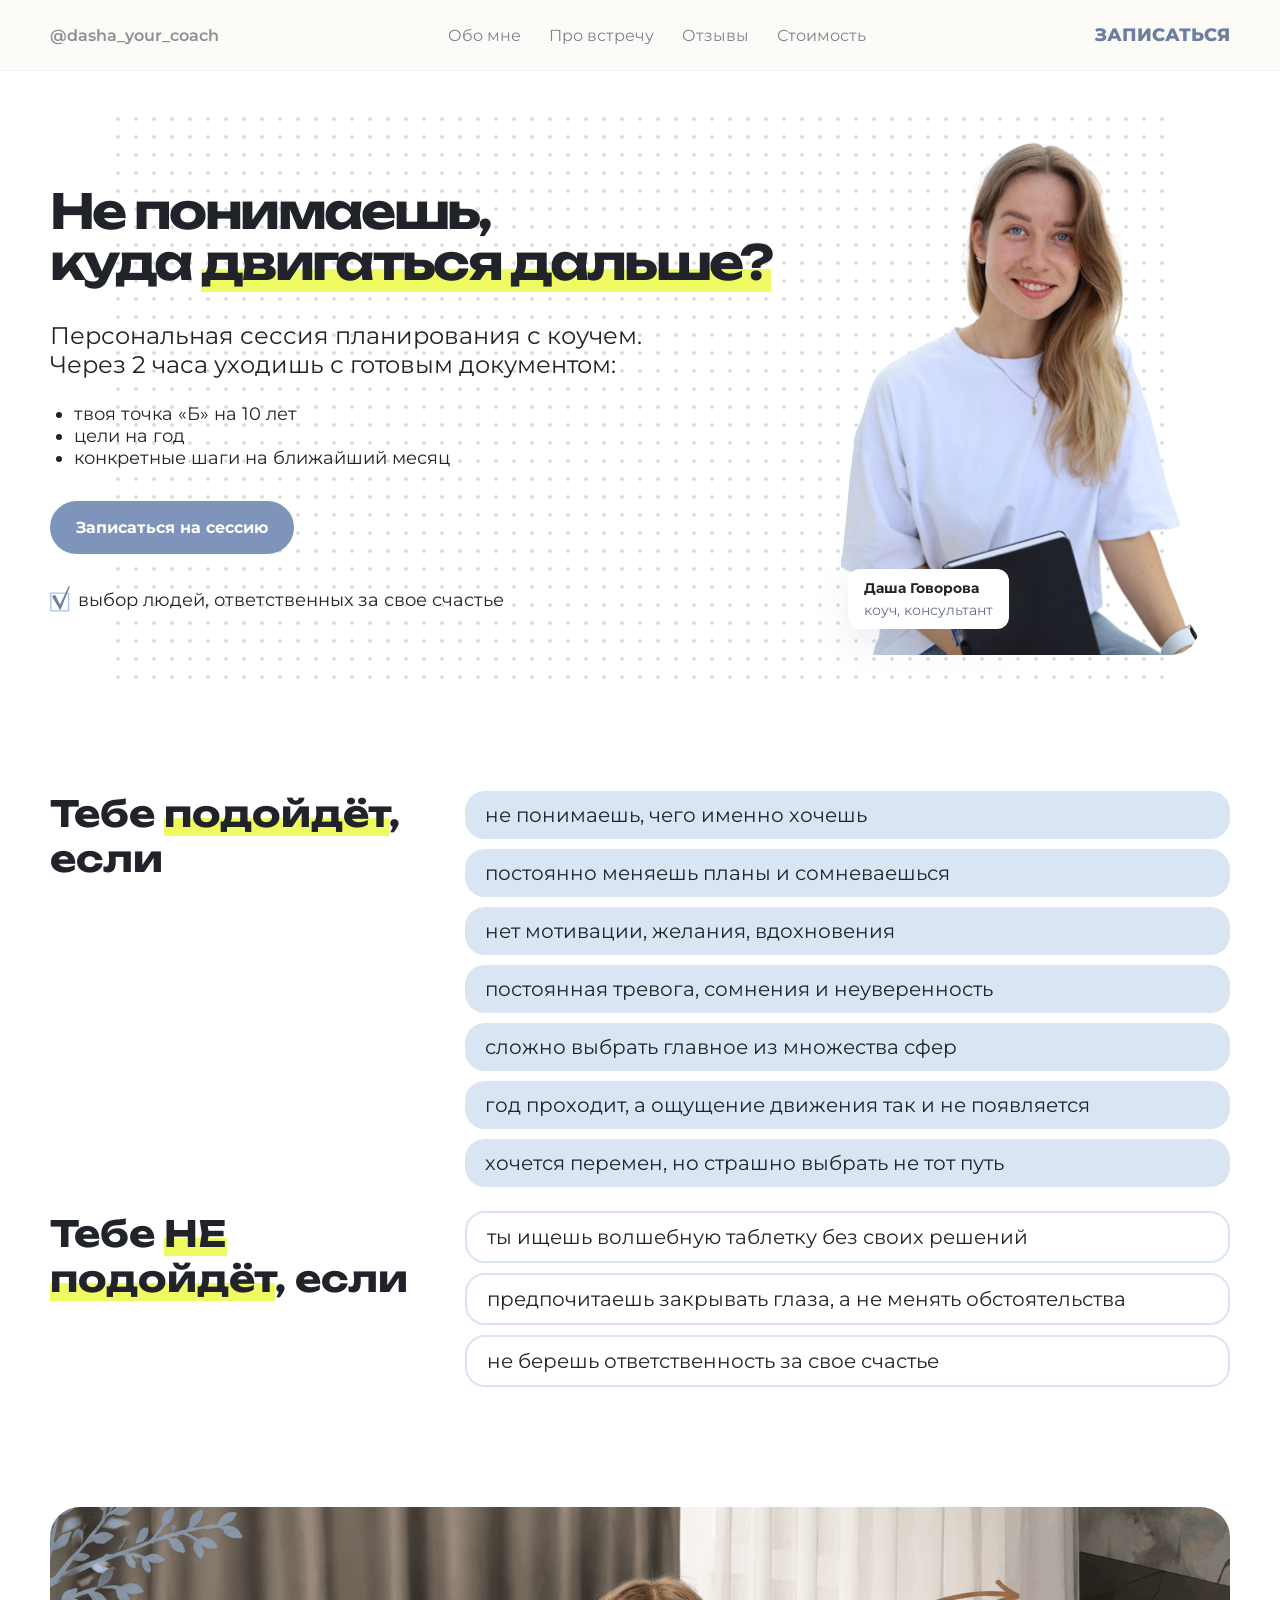
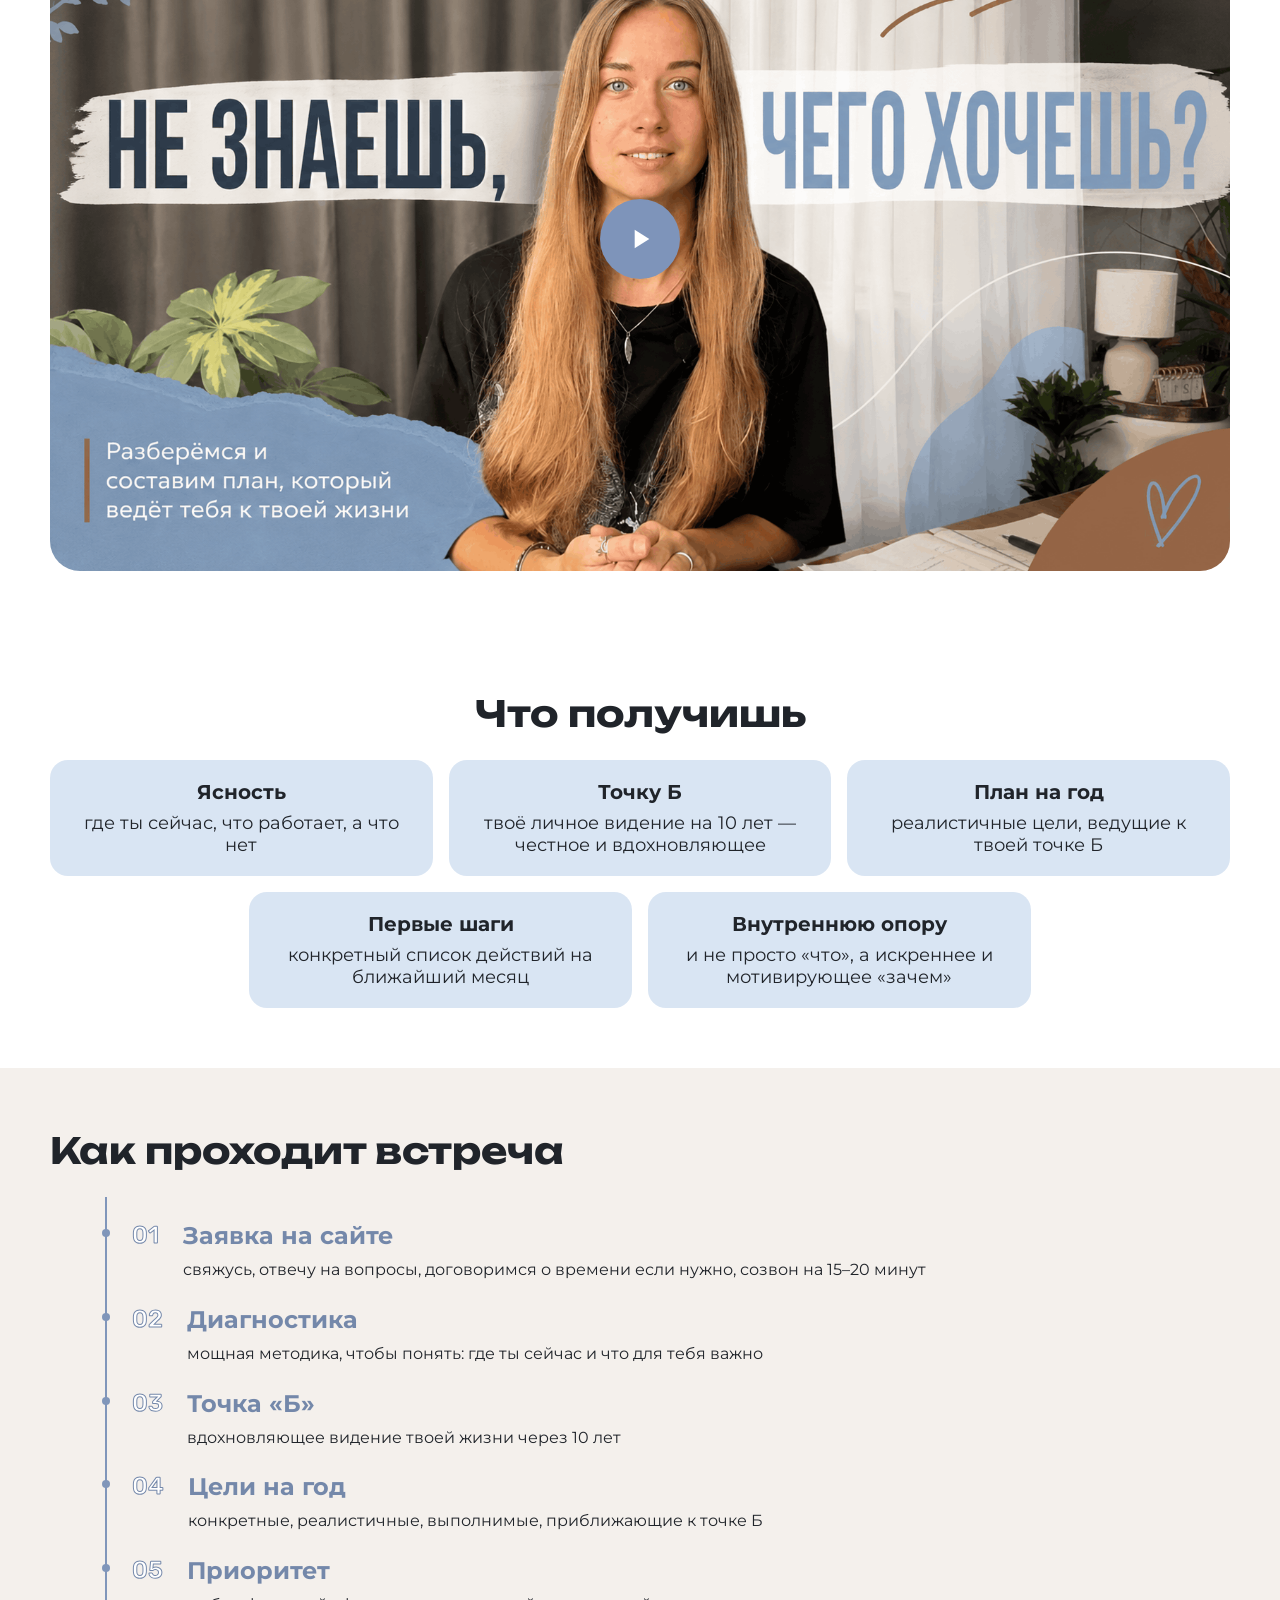
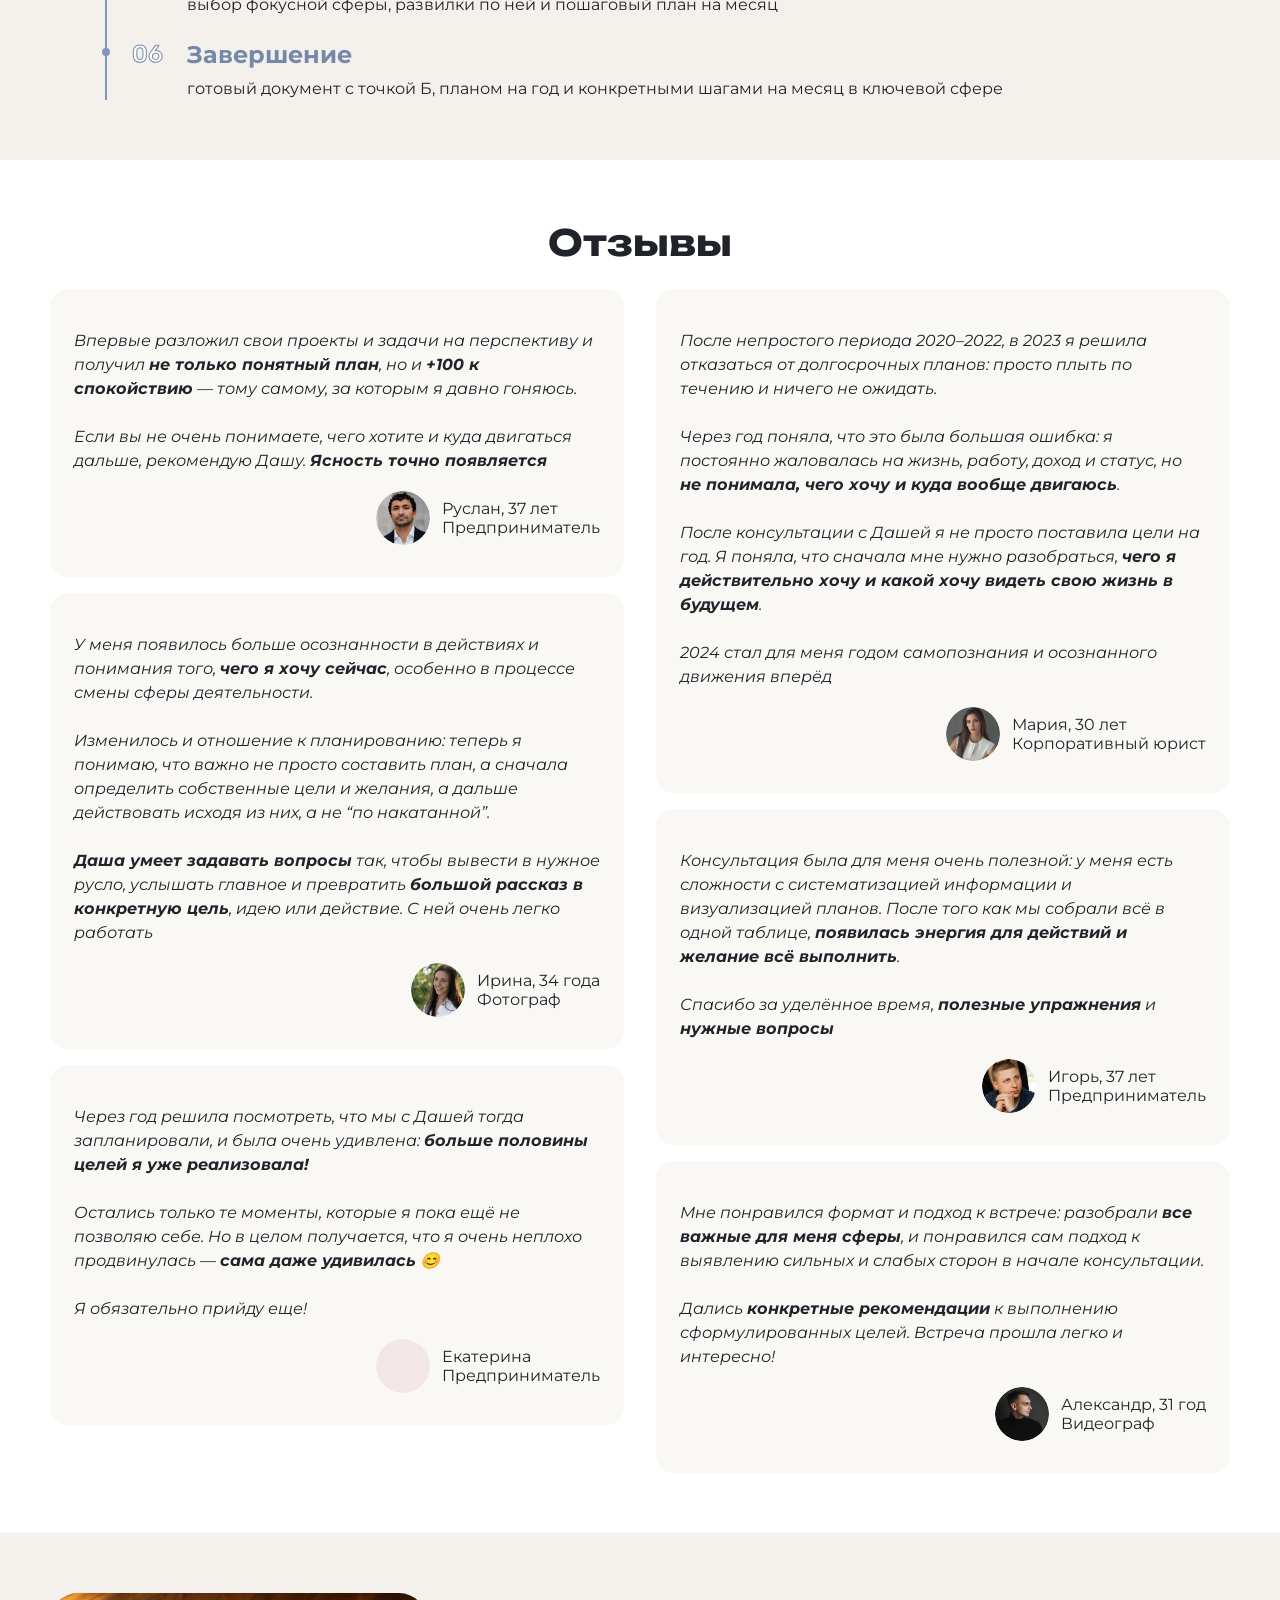
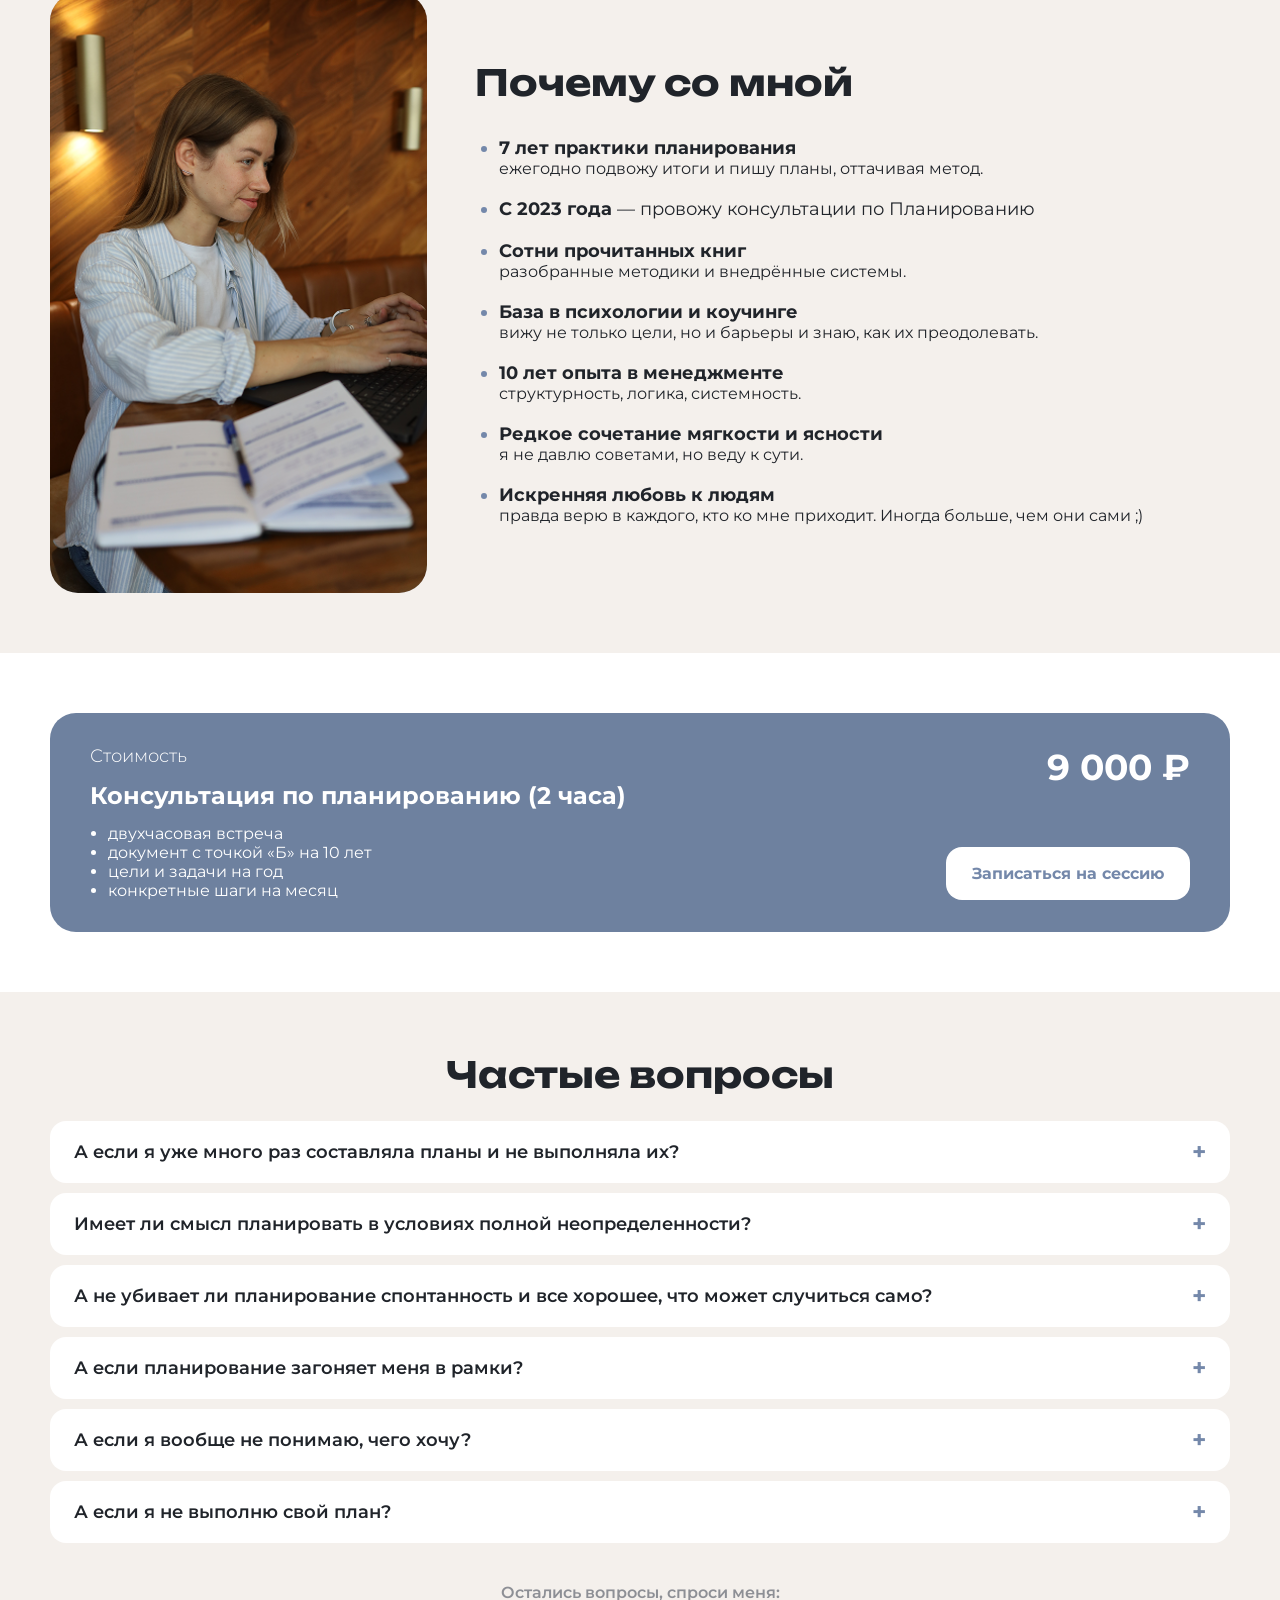
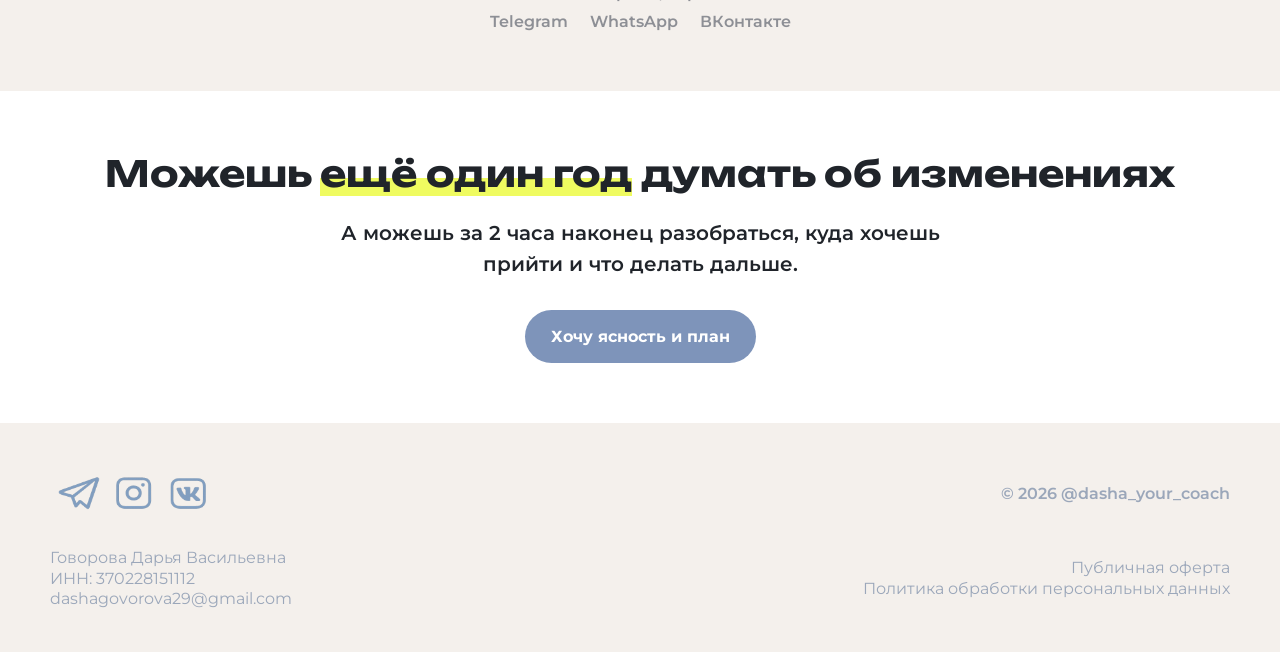
<file: index.html>
<!doctype html>
<html lang="ru">
  <head>
    <meta charset="UTF-8" />
    <meta name="viewport" content="width=device-width, initial-scale=1.0" />
    <meta name="description" content="Персональная сессия планирования с коучем: ясность, цели и первые шаги." />
    <title>Консультация по планированию — Дарья Говорова</title>
    <link rel="preconnect" href="https://fonts.googleapis.com" />
    <link rel="preconnect" href="https://fonts.gstatic.com" crossorigin />
    <link
      href="https://fonts.googleapis.com/css2?family=Montserrat:ital,wght@0,300..800;1,300..800&family=Montaga&family=Rubik:wght@400;500;700;800&display=swap&family=Unbounded:wght@400;500;600;700&display=swap"
      rel="stylesheet"
    />
    <link rel="icon" type="image/png" href="assets/favicon.png" />
    <link rel="stylesheet" href="styles.css" />
    <script type="text/javascript">
      (function (m, e, t, r, i, k, a) {
        m[i] =
          m[i] ||
          function () {
            (m[i].a = m[i].a || []).push(arguments);
          };
        m[i].l = 1 * new Date();
        for (var j = 0; j < document.scripts.length; j++) {
          if (document.scripts[j].src === r) {
            return;
          }
        }
        ((k = e.createElement(t)),
          (a = e.getElementsByTagName(t)[0]),
          (k.async = 1),
          (k.src = r),
          a.parentNode.insertBefore(k, a));
      })(window, document, "script", "https://mc.yandex.ru/metrika/tag.js?id=112445039", "ym");

      ym(112445039, "init", {
        ssr: true,
        webvisor: true,
        clickmap: true,
        ecommerce: "dataLayer",
        referrer: document.referrer,
        url: location.href,
        accurateTrackBounce: true,
        trackLinks: true,
      });
    </script>
  </head>
  <body>
    <noscript>
      <div><img src="https://mc.yandex.ru/watch/112445039" style="position: absolute; left: -9999px" alt="" /></div>
    </noscript>
    <header class="header">
      <div class="container header-inner">
        <a class="brand" href="#top">@dasha_your_coach</a>
        <nav class="desktop-nav" aria-label="Основная навигация">
          <a href="#why-me">Обо мне</a>
          <a href="#how-it-works">Про встречу</a>
          <a href="#reviews">Отзывы</a>
          <a href="#price">Стоимость</a>
        </nav>
        <a class="header-booking" data-booking>ЗАПИСАТЬСЯ</a>
        <button
          class="menu-toggle"
          type="button"
          aria-expanded="false"
          aria-controls="mobile-menu"
          aria-label="Открыть меню"
        >
          <span></span>
          <span></span>
          <span></span>
        </button>
        <nav class="mobile-menu" aria-label="Мобильная навигация" aria-hidden="true" inert>
          <a href="#why-me">Обо мне</a>
          <a href="#how-it-works">Про встречу</a>
          <a href="#reviews">Отзывы</a>
          <a href="#price">Стоимость</a>
        </nav>
      </div>
    </header>

    <main id="top">
      <section class="hero section">
        <div class="container hero-grid">
          <div class="hero-copy">
            <h1>Не понимаешь,<br />куда <em class="accent">двигаться дальше?</em></h1>
            <div class="hero-visual-mobile">
              <img src="assets/hero.png" alt="Дарья Говорова, коуч" />
              <div class="hero-note"><b>Даша Говорова</b><span>коуч, консультант</span></div>
            </div>
            <div class="hero-detail">
              <p>Персональная сессия планирования с коучем.<br />Через 2 часа уходишь с готовым документом:</p>
              <ul>
                <li>твоя точка «Б» на 10 лет</li>
                <li>цели на год</li>
                <li>конкретные шаги на ближайший месяц</li>
              </ul>
            </div>
            <button class="button" data-booking>Записаться на сессию</button>
            <p class="hero-people-choice">выбор людей, ответственных за свое счастье</p>
          </div>
          <div class="hero-visual">
            <img src="assets/hero.png" alt="Дарья Говорова, коуч" />
            <div class="hero-note"><b>Даша Говорова</b><span>коуч, консультант</span></div>
          </div>
        </div>
      </section>
      <section class="fit section">
        <div class="container fit-layout">
          <article class="fit-group two-columns">
            <h2>Тебе <em class="accent">подойдёт</em>, если</h2>
            <ul>
              <li>не понимаешь, чего именно хочешь</li>
              <li>постоянно меняешь планы и сомневаешься</li>
              <li>нет мотивации, желания, вдохновения</li>
              <li>постоянная тревога, сомнения и неуверенность</li>
              <li>сложно выбрать главное из множества сфер</li>
              <li>год проходит, а ощущение движения так и не появляется</li>
              <li>хочется перемен, но страшно выбрать не тот путь</li>
            </ul>
          </article>
          <article class="fit-group not-fit two-columns">
            <h2>Тебе <em class="accent">НЕ подойдёт</em>, если</h2>
            <ul>
              <li>ты ищешь волшебную таблетку без своих решений</li>
              <li>предпочитаешь закрывать глаза, а не менять обстоятельства</li>
              <li>не берешь ответственность за свое счастье</li>
            </ul>
          </article>
        </div>
      </section>
      <section class="video-section section">
        <div class="container">
          <div class="video-frame" data-vk-video>
            <button class="video-play-button">
              <span class="sr-only">Воспроизвести видео</span>
              <svg viewBox="0 0 24 24" width="32" height="32" aria-hidden="true">
                <path d="M8 5v14l11-7z" fill="currentColor"></path>
              </svg>
            </button>
          </div>
        </div>
      </section>
      <section class="outcomes section">
        <div class="container">
          <h2>Что получишь</h2>
          <div class="outcomes-list">
            <article>
              <h3>Ясность</h3>
              <p>где ты сейчас, что работает, а что нет</p>
            </article>
            <article>
              <h3>Точку Б</h3>
              <p>твоё личное видение на 10 лет — честное и вдохновляющее</p>
            </article>
            <article>
              <h3>План на год</h3>
              <p>реалистичные цели, ведущие к твоей точке Б</p>
            </article>
            <article>
              <h3>Первые шаги</h3>
              <p>конкретный список действий на ближайший месяц</p>
            </article>
            <article>
              <h3>Внутреннюю опору</h3>
              <p>и не просто «что», а искреннее и мотивирующее «зачем»</p>
            </article>
          </div>
        </div>
      </section>
      <section class="how section" id="how-it-works">
        <div class="container">
          <h2>Как проходит встреча</h2>
          <div class="steps">
            <article>
              <span>01</span>
              <div>
                <h3>Заявка на сайте</h3>
                <p>свяжусь, отвечу на вопросы, договоримся о времени если нужно, созвон на 15–20 минут</p>
              </div>
            </article>
            <article>
              <span>02</span>
              <div>
                <h3>Диагностика</h3>
                <p>мощная методика, чтобы понять: где ты сейчас и что для тебя важно</p>
              </div>
            </article>
            <article>
              <span>03</span>
              <div>
                <h3>Точка «Б»</h3>
                <p>вдохновляющее видение твоей жизни через 10 лет</p>
              </div>
            </article>
            <article>
              <span>04</span>
              <div>
                <h3>Цели на год</h3>
                <p>конкретные, реалистичные, выполнимые, приближающие к точке Б</p>
              </div>
            </article>
            <article>
              <span>05</span>
              <div>
                <h3>Приоритет</h3>
                <p>выбор фокусной сферы, развилки по ней и пошаговый план на месяц</p>
              </div>
            </article>
            <article>
              <span>06</span>
              <div>
                <h3>Завершение</h3>
                <p>готовый документ с точкой Б, планом на год и конкретными шагами на месяц в ключевой сфере</p>
              </div>
            </article>
          </div>
        </div>
      </section>
      <section class="reviews section" id="reviews">
        <div class="container">
          <h2>Отзывы</h2>
          <div class="reviews-grid">
            <article>
              <blockquote>
                Впервые разложил свои проекты и задачи на перспективу и получил <b>не только понятный план</b>, но и
                <b>+100 к спокойствию</b> — тому самому, за которым я давно гоняюсь.<br /><br />Если вы не очень
                понимаете, чего хотите и куда двигаться дальше, рекомендую Дашу. <b>Ясность точно появляется</b>
              </blockquote>
              <div class="avatar">
                <img src="assets/review-ruslan.png" alt="Фото Руслана" />
                <div>
                  <p>Руслан, 37 лет</p>
                  <p>Предприниматель</p>
                </div>
              </div>
            </article>
            <article>
              <blockquote>
                У меня появилось больше осознанности в действиях и понимания того, <b>чего я хочу сейчас</b>, особенно в
                процессе смены сферы деятельности.<br /><br />Изменилось и отношение к планированию: теперь я понимаю,
                что важно не просто составить план, а сначала определить собственные цели и желания, а дальше
                действовать исходя из них, а не “по накатанной”.<br /><br /><b>Даша умеет задавать вопросы</b> так,
                чтобы вывести в нужное русло, услышать главное и превратить <b>большой рассказ в конкретную цель</b>,
                идею или действие. С ней очень легко работать
              </blockquote>
              <div class="avatar">
                <img src="assets/review-irina.png" alt="Фото Ирины" />
                <div>
                  <p>Ирина, 34 года</p>
                  <p>Фотограф</p>
                </div>
              </div>
            </article>
            <article>
              <blockquote>
                Через год решила посмотреть, что мы с Дашей тогда запланировали, и была очень удивлена:
                <b>больше половины целей я уже реализовала!</b><br /><br />Остались только те моменты, которые я пока
                ещё не позволяю себе. Но в целом получается, что я очень неплохо продвинулась —
                <b>сама даже удивилась</b> 😊<br /><br />Я обязательно прийду еще!
              </blockquote>
              <div class="avatar">
                <img src="assets/review-ekaterina.png" alt="Фото Екатерины" />
                <div>
                  <p>Екатерина</p>
                  <p>Предприниматель</p>
                </div>
              </div>
            </article>
            <article>
              <blockquote>
                После непростого периода 2020–2022, в 2023 я решила отказаться от долгосрочных планов: просто плыть по
                течению и ничего не ожидать.<br /><br />Через год поняла, что это была большая ошибка: я постоянно
                жаловалась на жизнь, работу, доход и статус, но
                <b>не понимала, чего хочу и куда вообще двигаюсь</b>.<br /><br />После консультации с Дашей я не просто
                поставила цели на год. Я поняла, что сначала мне нужно разобраться,
                <b>чего я действительно хочу и какой хочу видеть свою жизнь в будущем</b>.<br /><br />2024 стал для меня
                годом самопознания и осознанного движения вперёд
              </blockquote>
              <div class="avatar">
                <img src="assets/review-maria.png" alt="Фото Марии" />
                <div>
                  <p>Мария, 30 лет</p>
                  <p>Корпоративный юрист</p>
                </div>
              </div>
            </article>
            <article>
              <blockquote>
                Консультация была для меня очень полезной: у меня есть сложности с систематизацией информации и
                визуализацией планов. После того как мы собрали всё в одной таблице,
                <b>появилась энергия для действий и желание всё выполнить</b>.<br /><br />Спасибо за уделённое время,
                <b>полезные упражнения</b> и <b>нужные вопросы</b>
              </blockquote>
              <div class="avatar">
                <img src="assets/review-igor.png" alt="Фото Игоря" />
                <div>
                  <p>Игорь, 37 лет</p>
                  <p>Предприниматель</p>
                </div>
              </div>
            </article>
            <article>
              <blockquote>
                Мне понравился формат и подход к встрече: разобрали <b>все важные для меня сферы</b>, и понравился сам
                подход к выявлению сильных и слабых сторон в начале консультации.<br /><br />Дались
                <b>конкретные рекомендации</b> к выполнению сформулированных целей. Встреча прошла легко и интересно!
              </blockquote>

              <div class="avatar">
                <img src="assets/review-alexander.png" alt="Фото Александра" />
                <div>
                  <p>Александр, 31 год</p>
                  <p>Видеограф</p>
                </div>
              </div>
            </article>
          </div>
        </div>
      </section>
      <section class="why section" id="why-me">
        <div class="container why-grid">
          <div class="why-photo">
            <img src="assets/why-me.png" alt="Дарья Говорова" />
          </div>
          <div>
            <div class="why-header">
              <img class="why-mobile" src="assets/why-me-mobile.png" alt="" />
              <h2>Почему со мной</h2>
            </div>
            <ul class="why-list">
              <li>
                <b>7 лет практики планирования</b>
                <p>ежегодно подвожу итоги и пишу планы, оттачивая метод.</p>
                <p></p>
              </li>
              <li><b>С 2023 года</b> — провожу консультации по Планированию</li>
              <li>
                <b>Сотни прочитанных книг</b>
                <p>разобранные методики и внедрённые системы.</p>
              </li>
              <li>
                <b>База в психологии и коучинге</b>
                <p>вижу не только цели, но и барьеры и знаю, как их преодолевать.</p>
              </li>
              <li>
                <b>10 лет опыта в менеджменте</b>
                <p>структурность, логика, системность.</p>
              </li>
              <li>
                <b>Редкое сочетание мягкости и ясности</b>
                <p>я не давлю советами, но веду к сути.</p>
              </li>
              <li>
                <b>Искренняя любовь к людям</b>
                <p>правда верю в каждого, кто ко мне приходит. Иногда больше, чем они сами ;)</p>
              </li>
            </ul>
          </div>
        </div>
      </section>
      <section class="price section" id="price">
        <div class="container">
          <article class="price-card">
            <div>
              <h4>Стоимость</h4>
              <h3>Консультация по планированию <span>(2 часа)</span></h3>
              <ul>
                <li>двухчасовая встреча</li>
                <li>документ с точкой «Б» на 10 лет</li>
                <li>цели и задачи на год</li>
                <li>конкретные шаги на месяц</li>
              </ul>
            </div>
            <div>
              <strong>9 000 ₽</strong>
              <button class="button" data-booking>Записаться на сессию</button>
            </div>
          </article>
        </div>
      </section>
      <section class="faq section" id="faq">
        <div class="container">
          <h2>Частые вопросы</h2>
          <div class="faq-list" data-faq></div>
          <div class="ask">
            <p>Остались вопросы, спроси меня:</p>
            <div data-socials></div>
          </div>
        </div>
      </section>
      <section class="final-cta section">
        <div class="container">
          <h2>Можешь <em class="accent">ещё один год</em> думать об изменениях</h2>
          <p>А можешь за 2 часа наконец разобраться, куда хочешь прийти и что делать дальше.</p>
          <button class="button" data-booking>Хочу ясность и план</button>
        </div>
      </section>
    </main>
    <footer>
      <div class="container footer-grid">
        <div class="social">
          <div class="footer-socials" data-footer-socials></div>
          <p class="brand">© 2026 @dasha_your_coach</p>
        </div>
        <div class="legal">
          <div class="personal">
            <p>Говорова Дарья Васильевна</p>
            <p>ИНН: 370228151112</p>
            <p><a href="mailto:dashagovorova29@gmail.com">dashagovorova29@gmail.com</a></p>
          </div>
          <div class="policy" data-legal></div>
        </div>
      </div>
    </footer>
    <script src="script.js"></script>
  </body>
</html>
</file>
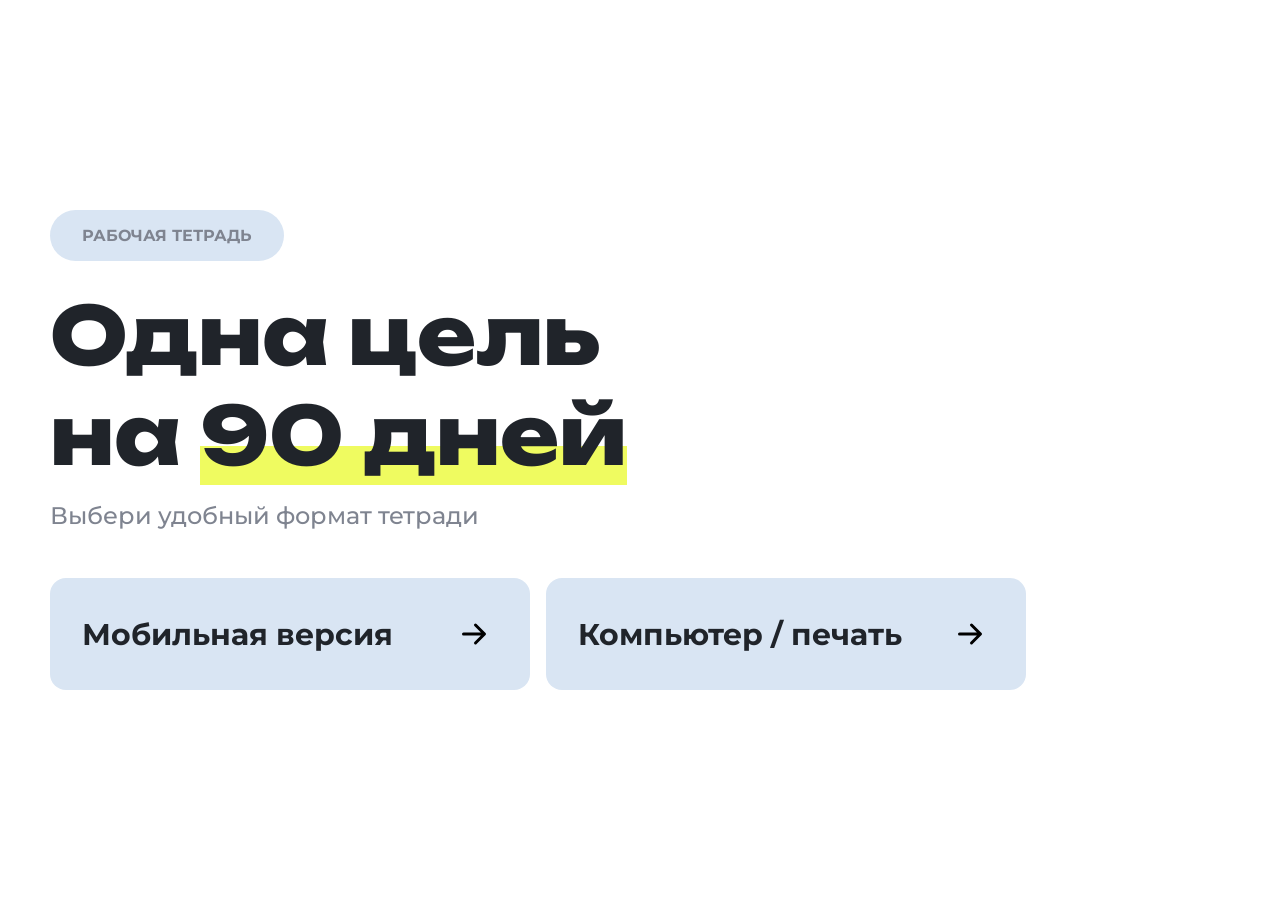
<file: notebooks.html>
<!doctype html>
<html lang="ru">
  <head>
    <meta charset="UTF-8" />
    <meta name="viewport" content="width=device-width, initial-scale=1.0" />
    <meta name="description" content="Рабочии тетради для мобильного и десктопного отображения" />
    <title>Дарья Говорова — рабочии тетради</title>
    <link rel="preconnect" href="https://fonts.googleapis.com" />
    <link rel="preconnect" href="https://fonts.gstatic.com" crossorigin />
    <link
      href="https://fonts.googleapis.com/css2?family=Montserrat:ital,wght@0,300..800;1,300..800&family=Montaga&family=Rubik:wght@400;500;700;800&display=swap&family=Unbounded:wght@400;500;600;700&display=swap"
      rel="stylesheet"
    />
    <link rel="icon" type="image/png" href="assets/favicon.png" />
    <link rel="stylesheet" href="notebooks.css" />
  </head>
  <body>
    <main>
      <section class="notebooks">
        <div class="container">
          <p class="chip">Рабочая тетрадь</p>
          <h1 class="title">Одна цель <br />на <span class="accent">90 дней</span></h1>
          <p class="details">Выбери удобный формат тетради</p>
          <div class="notebooks-links">
            <a class="notebook-link" href="docs/notebook_90days_mobil.pdf" target="_blank" rel="noreferrer">
              Мобильная версия <img src="assets/ic-arrow-right.svg" alt="стрелка" />
            </a>
            <a class="notebook-link" href="docs/notebook_90days_desktop.pdf" target="_blank" rel="noreferrer">
              Компьютер / печать <img src="assets/ic-arrow-right.svg" alt="стрелка" />
            </a>
          </div>
        </div>
      </section>
    </main>
  </body>
</html>
</file>
<file: styles.css>
/* #region Base styles and variables */

:root {
  --ink: #20242a;
  --blue: #7e94ba;
  --pale: #e7edf7;
  --cream: #f8f5ef;
  --sand: #eee7de;
  --line: #d6dce8;
  --accent: #effb60;
  --blue-lite: #d9e5f3;
  --white: #ffffff;

  --bg-secondary: #faf8f5;
  --bg-primary: #ffffff;
  --bg-accent: #f4f0ec;
  --bg-price: #6e819f;
  --text-color-accent: #7488aa;
  --text-color-nav: #7d838f;
  --text-color-brand: #8d8f95;
  --text-color-booking: #6c7f9f;
  --text-color-highlight: #566987;
  --text-color-link-primary: #5b6b84;
  --text-color-secondary: #9ba7ba;

  --font-extrabold: 800;
  --font-semibold: 600;
  --font-normal: 400;
  --font-light: 300;

  --text-sm: 0.875rem; /* 12px */
  --text-base: 1rem; /* 16px */
  --text-lg: 1.125rem; /* 18px */
  --text-xl: 1.25rem; /* 20px */
  --text-2xl: 1.5rem; /* 24px */
  --text-3xl: 1.875rem; /* 30px */
  --text-4xl: 2.25rem; /* 36px */
  --text-5xl: 3rem; /* 48px */
  --text-6xl: 3.75rem; /* 60px */

  --container: 1180px;
}

* {
  box-sizing: border-box;
}

html {
  scroll-behavior: smooth;
  font-size: 16px;
}

body {
  margin: 0;
  background: var(--bg-primary);
  color: var(--ink);
  font-family: "Montserrat", sans-serif;
  overflow-x: hidden;
}

a {
  color: inherit;
  text-decoration: none;
}

p,
ul,
h1,
h2,
h3,
h4 {
  margin: 0;
}

button {
  font: inherit;
}

img {
  max-width: 100%;
  height: auto;
}

/* #endregion */

/* #region Common */

.sr-only {
  position: absolute;
  width: 1px;
  height: 1px;
  padding: 0;
  margin: -1px;
  overflow: hidden;
  clip: rect(0, 0, 0, 0);
  white-space: nowrap;
  border: 0;
}

.container {
  width: min(var(--container), calc(100% - 48px));
  margin: 0 auto;
}

.section {
  padding: 60px 0 60px;
}

.button {
  border: 0;
  cursor: pointer;
  display: inline-flex;
  align-items: center;
  justify-content: center;
  padding: 17px 26px;
  background: var(--blue);
  color: var(--white);
  border-radius: 999px;
  font-weight: 700;
  transition:
    transform 0.2s,
    background 0.2s;
}

.button:hover {
  transform: translateY(-2px);
  background: #667fae;
}

.accent {
  font-style: normal;
  background: linear-gradient(transparent 61%, var(--accent) 61%);
}

h1,
h2 {
  font-family: Unbounded, Arial, sans-serif;
}

#top,
#how-it-works,
#why-me,
#reviews,
#price {
  scroll-margin-top: 60px;
}

@media (max-width: 900px) {
  .section {
    padding: 48px 0 48px;
  }

  .container {
    width: min(100% - 40px, var(--container));
  }

  #top,
  #how-it-works,
  #why-me,
  #reviews,
  #price {
    scroll-margin-top: 48px;
  }
}

@media (max-width: 520px) {
  .section {
    padding: 32px 0 32px;
  }

  .container {
    width: calc(100% - 32px);
  }

  #top,
  #how-it-works,
  #why-me,
  #reviews,
  #price {
    scroll-margin-top: 32px;
  }
}

/* #endregion */

/* #region Header and navigation */

.header {
  position: fixed;
  top: 0;
  z-index: 50;
  width: 100vw;
  background: var(--bg-secondary);
  background: rgba(252, 250, 247, 0.82);
  backdrop-filter: blur(14px);
  border-bottom: 1px solid rgba(131, 150, 182, 0.08);
}

.header-inner {
  display: flex;
  align-items: center;
  justify-content: space-between;
  height: 70px;
  padding-top: 0;
}

.brand {
  color: var(--text-color-brand);
  font-weight: var(--font-semibold);
}

.desktop-nav {
  display: flex;
  gap: 28px;
  color: var(--text-color-nav);
}

.ask a:hover,
.legal a:hover {
  text-decoration: underline;
}

.header-booking {
  border: 0;
  cursor: pointer;
  display: inline-flex;
  align-items: center;
  justify-content: center;
  background: none;
  font-weight: var(--font-extrabold);
  font-size: var(--text-lg);
  color: var(--text-color-booking);
}

.desktop-nav a:hover,
.header-booking:hover {
  color: var(--text-color-highlight);
}

.mobile-menu a,
.desktop-nav a:hover,
.header-booking:hover {
  transition:
    transform 0.24s ease,
    opacity 0.24s ease,
    color 0.24s ease,
    background-color 0.24s ease;
}

@media (max-width: 900px) {
  .desktop-nav,
  .header-booking {
    display: none;
  }
}

@media (max-width: 520px) {
  .header-inner {
    height: 62px;
  }
}

/* #endregion */

/* #region Mobile menu */

.menu-toggle {
  display: none;
  width: 42px;
  height: 42px;
  padding: 4px;
  border: 0;
  background: transparent;
  border-radius: 12px;
  cursor: pointer;
  transform-origin: 0 4px;
  z-index: 9999;
}

.menu-toggle span {
  display: block;
  height: 4px;
  margin: 4px auto;
  border-radius: 999px;
  background: #7789a8;
  transition:
    transform 0.5s cubic-bezier(0.77, 0.2, 0.05, 1),
    background 0.5s cubic-bezier(0.77, 0.2, 0.05, 1),
    opacity 0.55s ease;
}

.menu-toggle--expanded span {
  opacity: 1;
  transform: rotate(-45deg) translate(-7px, 8px);
  background: white;
}

.menu-toggle--expanded span:nth-child(2) {
  opacity: 0;
  transform: rotate(0deg) scale(0.2, 0.2);
}

.menu-toggle--expanded span:last-child {
  transform: rotate(45deg) translate(-3px, -4px);
}

.mobile-menu {
  position: absolute;
  top: 0;
  right: 0;
  width: 72vw;
  min-height: 100vh;
  border-radius: 16px 0 0 16px;
  overflow: hidden;
  background: #8396b6;
  box-shadow: var(--mobile-nav-shadow);
  transition: transform 0.5s cubic-bezier(0.77, 0.2, 0.05, 1);
  padding: 70px 0;
  transform: translateX(200%);
}

.mobile-menu a {
  display: block;
  padding: 18px 20px;
  font-size: 18px;
  font-weight: 700;
  color: white;
  text-align: center;
  border-bottom: 1px solid rgba(255, 255, 255, 0.35);
}

.mobile-menu a:last-child {
  border-bottom: 0;
}

.mobile-menu--expanded {
  transform: translateX(0%);
}

@media (max-width: 900px) {
  .menu-toggle {
    display: block;
  }
}

/* #endregion */

/* #region Hero section and content grids */

.hero {
  margin-top: 70px;
  position: relative;
}

.hero-grid {
  display: grid;
  grid-template-columns: 2fr 1fr;
  align-items: center;
  gap: 12px;
  position: relative;
}

.hero > * {
  z-index: 1;
}

.hero::before {
  content: "";
  position: absolute;
  inset: 40px auto;
  left: 50%;
  width: min(calc(var(--container) * 0.9), 90%);
  height: auto;
  transform: translateX(-50%);

  background-image: radial-gradient(circle, #dfdede 2px, transparent 2px);
  background-size: 18px 18px;

  z-index: 0;
}

.hero h1 {
  letter-spacing: -0.055em;
  font-size: var(--text-5xl);
  line-height: 1.07;
}

.hero-detail {
  font-size: var(--text-lg);
  margin-top: 32px;
}

.hero-detail ul {
  margin-top: 24px;
  padding-left: 24px;
}

.hero-copy button {
  margin-top: 32px;
}

.hero-copy p {
  font-size: var(--text-2xl);
  margin-top: 32px;
}

.hero-copy .hero-people-choice {
  font-size: var(--text-lg);
}

.hero-copy .hero-people-choice::before {
  content: "";
  display: inline-block;
  width: 20px;
  height: 30px;
  margin-right: 8px;
  background-image: url("assets/hero-check.svg");
  background-repeat: no-repeat;
  background-size: contain;
  vertical-align: middle;
}

.hero-visual-mobile {
  display: none;
}

.hero-visual {
  position: relative;
}

.hero-visual > img {
  width: min(440px, 92%);
  height: auto;
  border-radius: 48% 48% 28px 28px;
  object-fit: cover;
  object-position: center top;
  transform: translateY(-12px);
  z-index: 1;
}

.hero-note {
  position: absolute;
  z-index: 2;
  left: 2%;
  bottom: 42px;
  padding: 10px 16px;
  background: white;
  border-radius: 12px;
  box-shadow: 0 12px 35px #65749622;
  display: flex;
  flex-direction: column;
  gap: 4px;
  font-size: var(--text-sm);
}

.hero-note span {
  color: #667085;
}

@media (max-width: 900px) {
  .hero-grid {
    min-height: 0;
    grid-template-columns: 1fr 1fr;
    gap: 20px;
  }

  .hero-copy {
    position: relative;
    z-index: 2;
  }

  .hero h1 {
    font-size: var(--text-4xl);
  }

  .lead {
    font-size: 19px;
    margin-top: 20px;
  }

  .hero-detail {
    max-width: 450px;
  }

  .hero-detail p {
    font-size: var(--text-xl);
  }

  .hero-detail ul,
  .hero-detail .hero-people-choice {
    font-size: var(--text-base);
  }

  .hero-visual {
    min-height: 365px;
  }

  .hero-visual > img {
    width: 275px;
  }

  .hero-note {
    left: 0;
    bottom: 15px;
  }
}

@media (max-width: 520px) {
  .hero button {
    width: 100%;
  }

  .hero::before {
    inset: 30px 20px 40px 20px;
    width: auto;
    height: auto;
    transform: none;
  }

  .hero-grid {
    grid-template-columns: 1fr;
  }

  .hero-visual {
    display: none;
    min-height: 312px;
  }

  .hero-visual-mobile {
    display: block;
    position: relative;
  }

  .hero-visual-mobile > img {
    width: 275px;
    height: auto;
    border-radius: 48% 48% 28px 28px;
    object-fit: cover;
    object-position: center top;
    z-index: 1;
    margin-top: 12px;
  }
}

/* #endregion */

/* #region Fit section */

.fit-group {
  display: grid;
  grid-template-columns: 1fr 2fr;
  gap: 32px;
}

.fit-group h2 {
  font-size: var(--text-4xl);
}

.fit-group ul {
  display: flex;
  flex-direction: column;
  gap: 10px;

  list-style: none;
  padding: 0;
  font-size: var(--text-xl);
}

.fit-group li {
  padding: 12px 20px;
  background-color: var(--blue-lite);
  border-radius: 20px;
}

.not-fit li {
  background-color: transparent;
  border: solid 2px var(--blue-lite);
}

.not-fit {
  margin-top: 24px;
}

@media (max-width: 900px) {
  .fit-group {
    grid-template-columns: 1fr;
    gap: 20px;
  }

  .fit-group h2 {
    font-size: var(--text-3xl);
  }

  .fit-group ul {
    font-size: var(--text-lg);
  }

  .fit-group li {
    padding: 10px 16px;
  }
}

/* #endregion */

/* #region Video */

.video-frame {
  position: relative;
  aspect-ratio: 16/9;
  border-radius: 30px;
  overflow: hidden;
  background: #222 url(assets/video-placeholder.png) center / cover no-repeat;
}

.video-frame iframe {
  border: 0;
  width: 100%;
  height: 100%;
}

.video-play-button {
  position: absolute;
  inset: 0;
  margin: auto;
  width: 5rem;
  height: 5rem;
  border: 0;
  border-radius: 50%;
  background: var(--blue);
  color: var(--white);
  display: flex;
  align-items: center;
  justify-content: center;
  cursor: pointer;
  transition: transform 0.2s;
}

.video-play-button:hover,
.video-play-button:active {
  transform: scale(1.2);
}

.video-placeholder {
  height: 100%;
  display: grid;
  place-content: center;
  text-align: center;
  color: white;
  background: radial-gradient(circle at center, #788eaf, #303a4b);
}

.video-placeholder span {
  font-family: Unbounded;
  font-size: 32px;
  letter-spacing: 0.04em;
}

.video-frame--playing {
  background: #000;
}

/* #endregion */

/* #region Outcomes section */
.outcomes-list {
  display: flex;
  justify-content: center;
  flex-wrap: wrap;

  gap: 16px;
  margin-top: 24px;
}

.outcomes h2 {
  font-size: var(--text-4xl);
  text-align: center;
}

.outcomes-list article {
  display: flex;
  flex: 0 1 calc((100% - 32px) / 3);
  flex-direction: column;
  max-width: calc((100% - 32px) / 3);

  border-radius: 18px;
  background: var(--blue-lite);

  text-align: center;
  padding: 20px 24px;
}

.outcomes-list h3 {
  font-size: var(--text-xl);
  margin-bottom: 8px;
}

.outcomes-list p {
  font-size: var(--text-lg);
}

@media (max-width: 900px) {
  .outcomes-list {
    margin-top: 18px;
  }

  .outcomes-list article {
    flex-basis: calc((100% - 16px) / 2);
    max-width: calc((100% - 16px) / 2);
  }

  .outcomes h2 {
    font-size: var(--text-3xl);
  }

  .outcomes-list h3 {
    font-size: var(--text-lg);
  }

  .outcomes-list p {
    font-size: var(--text-base);
  }
}

@media (max-width: 520px) {
  .outcomes-list article {
    flex-basis: 100%;
    max-width: 100%;
  }
}

/* #endregion */

/* #region How it works  */

.steps span {
  font-family: Rubik;
  color: #7488aa;
  font-size: var(--text-2xl);
  font-weight: 500;
  -webkit-text-stroke: 1px #7488aa;
  color: white;
}

.steps h3 {
  font-size: var(--text-2xl);
  margin: 0 0 10px;
  color: #7488aa;
}

.steps p {
  font-size: var(--text-base);
  line-height: 1.3;
  color: var(--ink);
}

.how {
  background: var(--bg-accent);
}

.how h2 {
  font-size: var(--text-4xl);
}

.steps {
  position: relative;
  display: flex;
  flex-direction: column;
  gap: 24px;
  margin-top: 24px;
  padding: 24px 0 0 82px;
}

.steps::before {
  content: "";
  position: absolute;
  top: 0;
  bottom: 0;
  left: 55px;
  width: 2px;
  background: #8096ba;
}

.steps article {
  position: relative;
  display: flex;
  align-items: flex-start;
  gap: 24px;
  padding: 0;
}

.steps article::before {
  content: "";
  position: absolute;
  top: 8px;
  left: -30px;
  width: 8px;
  height: 8px;
  border-radius: 50%;
  background: #8096ba;
}

@media (max-width: 900px) {
  .how h2 {
    font-size: var(--text-3xl);
  }

  .steps {
    padding-left: 62px;
  }

  .steps::before {
    left: 35px;
  }

  .steps article::before {
    left: -30px;
  }

  .steps h3 {
    font-size: var(--text-xl);
  }

  .steps span {
    font-size: var(--text-xl);
  }
}

@media (max-width: 520px) {
  .steps {
    gap: 24px;
    padding-left: 38px;
    margin-top: 18px;
  }

  .steps::before {
    left: 15px;
  }

  .steps article {
    gap: 14px;
  }

  .steps article::before {
    left: -26px;
  }

  .steps span {
    font-size: var(--text-lg);
  }

  .steps h3 {
    font-size: var(--text-lg);
  }

  .steps p {
    font-size: var(--text-sm);
  }
}

/* #endregion */

/* #region Review section */

.reviews h2 {
  font-size: var(--text-4xl);
  text-align: center;
}

.reviews-grid {
  column-count: 2;
  gap: 32px;
  margin-top: 24px;
}

.reviews-grid article {
  break-inside: avoid;
  margin-bottom: 16px;
  width: 100%;
  background: var(--bg-secondary);
  border-radius: 18px;
  padding: 40px 24px 32px;
  min-height: 220px;
}

.reviews-grid article:last-child {
  margin-bottom: 0;
}

.reviews-grid img {
  border-radius: 50%;
  width: 54px;
  height: 54px;
  object-fit: cover;
}

.reviews-grid blockquote {
  margin: 0 0 18px;
  font-size: var(--text-base);
  line-height: 1.5;
  font-style: italic;
}

.reviews-grid .avatar {
  display: flex;
  flex-direction: row;
  justify-content: end;
  align-items: center;
  gap: 12px;
}

@media (max-width: 900px) {
  .reviews h2 {
    font-size: var(--text-3xl);
  }

  .reviews-grid {
    column-count: 1;
    gap: 32px;
  }
}

@media (max-width: 520px) {
  .reviews-grid blockquote,
  .reviews-grid .avatar p {
    font-size: var(--text-sm);
  }

  .reviews-grid article {
    padding: 32px 16px 24px;
  }

  .reviews-grid {
    margin-top: 18px;
  }
}

/* #endregion */

/* #region Why me section */

.why {
  background-color: var(--bg-accent);
}

.why-grid {
  display: grid;
  grid-template-columns: 1fr 2fr;
  gap: 48px;
  align-items: center;
}

.why-grid h2 {
  font-size: var(--text-4xl);
}

.why-photo {
  position: relative;
  min-height: 600px;
  overflow: hidden;
  border-radius: 28px;
  background: #d8dfeb;
}

.why-photo > img:first-child {
  object-fit: cover;
  object-position: center;
}

.why-mobile {
  display: none;
}

.why-list {
  display: grid;
  gap: 20px;
  margin-top: 32px;
  padding-left: 24px;
  font-size: var(--text-lg);
}

.why-list li::marker {
  color: var(--text-color-accent);
}

.why-header {
  display: flex;
  justify-content: start;
  align-items: center;
  gap: 12px;
}

.why-list p {
  font-size: var(--text-base);
}

.why-photo > img:first-child {
  position: absolute;
  inset: 0;
  width: 100%;
  height: 100%;
  object-fit: cover;
  object-position: center;
}

@media (max-width: 900px) {
  .why-grid {
    grid-template-columns: 1fr;
  }

  .why-grid h2 {
    font-size: var(--text-3xl);
  }

  .why-list {
    margin-top: 18px;
    gap: 14px;
  }

  .why-grid {
    gap: 36px;
  }

  .why-photo {
    min-height: 430px;
  }

  .why-mobile {
    display: block;
    width: 80px;
    height: 80px;
    border-radius: 50%;
    z-index: 1;
  }

  .why-photo {
    display: none;
  }
}

@media (max-width: 520px) {
  .why-mobile {
    width: 64px;
    height: 64px;
  }

  .why-list {
    font-size: var(--text-base);
  }
  .why-list p {
    font-size: var(--text-sm);
  }
}

/* #endregion */

/* #region Price section */

.price {
  text-align: center;
}
.price-card {
  display: flex;
  gap: 20px;
  justify-content: space-between;
  text-align: left;
  background: var(--bg-price);
  border-radius: 26px;
  padding: 32px 40px;
  width: 100%;
  margin: auto;
}

.price-card div {
  display: flex;
  flex-direction: column;
  justify-content: space-between;
}

.price-card h3 {
  font-size: var(--text-2xl);
  color: var(--white);
  margin-bottom: 14px;
}

.price-card h4 {
  font-size: var(--text-lg);
  font-weight: 300;
  color: var(--white);
  margin-bottom: 14px;
}

.price-card h3 span {
  white-space: nowrap;
}
.price-card ul {
  margin: 0;
  color: var(--white);
  padding-left: 18px;
}

.price-card strong {
  display: block;
  font-size: var(--text-4xl);
  white-space: nowrap;
  color: var(--white);
  text-align: end;
}

.price-card .button {
  grid-column: 2/2;
  align-self: end;
  border-radius: 16px;
  background-color: var(--white);
  color: var(--text-color-accent);
}

@media (max-width: 900px) {
  .price-card {
    flex-direction: column;
  }

  .price-card strong {
    margin-bottom: 14px;
  }

  .price-card .button {
    width: 100%;
  }
}

@media (max-width: 520px) {
  .price-card {
    padding: 24px 32px;
  }

  .price-card strong {
    font-size: var(--text-3xl);
    margin-bottom: 10px;
  }

  .price-card h3 {
    font-size: var(--text-xl);
    margin-bottom: 10px;
  }

  .price-card h4 {
    font-size: var(--text-base);
    margin-bottom: 10px;
  }

  .price-card li {
    font-size: var(--text-sm);
  }
}

/* #endregion */

/* #region FAQ section */

.faq {
  background: var(--bg-accent);
}

.faq h2 {
  text-align: center;
  font-size: var(--text-4xl);
}

.faq-list {
  display: flex;
  flex-direction: column;
  gap: 10px;
  margin-top: 24px;
}

.faq-item {
  background: white;
  border-radius: 16px;
  overflow: hidden;
}

.faq-item button {
  border: 0;
  background: var(--white);
  color: var(--ink);
  width: 100%;
  display: flex;
  justify-content: space-between;
  align-items: center;
  gap: 24px;
  padding: 20px 24px;
  cursor: pointer;
}

.faq-item button span {
  font-weight: var(--font-semibold);
  font-size: var(--text-lg);
  text-align: start;
}

.faq-item button b {
  font-size: var(--text-2xl);
  color: var(--text-color-accent);
  line-height: 0.8;
}

.faq-answer {
  padding: 0 24px 20px;
  line-height: 1.3;
}

.ask {
  text-align: center;
  margin-top: 40px;
}

.ask p {
  margin: 0 0 10px;
  font-weight: var(--font-semibold);
  color: var(--text-color-brand);
}

.ask div {
  display: flex;
  justify-content: center;
  gap: 22px;
  color: var(--text-color-brand);
  font-weight: var(--font-semibold);
}

.ask a {
  text-decoration: none;
  cursor: pointer;
}

.ask a:hover {
  text-decoration: underline;
  text-decoration-thickness: 1.5px;
}

@media (max-width: 900px) {
  .faq h2 {
    font-size: var(--text-3xl);
  }
}

@media (max-width: 520px) {
  .faq-item button span {
    font-size: var(--text-base);
  }

  .faq-item button {
    gap: 18px;
  }

  .faq-item button span {
    font-size: var(--text-base);
  }

  .faq-item button b {
    font-size: var(--text-xl);
  }

  .faq-answer p {
    font-size: var(--text-sm);
  }

  .faq-item button {
    padding: 18px;
    font-size: 15px;
  }
  .faq-answer {
    padding: 0 18px 18px;
    font-size: 14px;
  }

  .ask {
    text-align: center;
    margin-top: 32px;
  }

  .ask p {
    font-size: var(--text-sm);
  }

  .ask div {
    gap: 14px;
    font-size: var(--text-sm);
  }
}

.legal span {
  opacity: 0.55;
}

/* #endregion */

/* #region Final cta section */

.final-cta {
  text-align: center;
}

.final-cta h2 {
  font-size: var(--text-4xl);
  margin-bottom: 22px;
}

.final-cta p {
  max-width: 670px;
  margin: 0 auto 30px;
  font-size: var(--text-xl);
  font-weight: var(--font-semibold);
  line-height: 1.55;
}

@media (max-width: 900px) {
  .final-cta h2 {
    font-size: var(--text-3xl);
    margin-bottom: 22px;
  }

  .final-cta p {
    font-size: var(--text-lg);
  }
}

@media (max-width: 520px) {
  .final-cta p {
    font-size: var(--text-base);
  }

  .final-cta button {
    width: 100%;
  }
}

/* #endregion */

/* #region Footer section */

footer {
  background: var(--bg-accent);
  padding: 42px 0;
}

.footer-grid {
  display: flex;
  flex-direction: column;
  gap: 24px;
  align-items: center;
}

.footer-grid .social,
.footer-grid .legal {
  display: flex;
  width: 100%;
  justify-content: space-between;
  align-items: center;
}

.footer-grid p {
  font-size: var(--text-base);
  color: var(--text-color-secondary);
  line-height: 1.3;
}

.footer-grid .legal .policy {
  text-align: end;
}

.footer-socials img {
  opacity: 0.88;
}

@media (max-width: 900px) {
  .footer-grid .social,
  .footer-grid .legal {
    flex-direction: column;
    gap: 12px;
  }

  .footer-grid .legal .policy,
  .footer-grid .legal .personal {
    text-align: center;
  }

  .footer-grid {
    gap: 18px;
  }
}

@media (max-width: 520px) {
  .footer-grid p {
    font-size: var(--text-sm);
  }
}

/* #endregion */
</file>
<file: notebooks.css>
/* #region Base styles and variables */

:root {
  --clr-ink: 216 14% 15%;
  --clr-grey: 220 7% 53%;

  --ink: #20242a;
  --blue: #7e94ba;
  --pale: #e7edf7;
  --cream: #f8f5ef;
  --sand: #eee7de;
  --line: #d6dce8;
  --accent: #effb60;
  --blue-lite: #d9e5f3;
  --white: #ffffff;

  --bg-secondary: #faf8f5;
  --bg-primary: #ffffff;
  --bg-accent: #f4f0ec;
  --bg-price: #6e819f;
  --text-color-accent: #7488aa;
  --text-color-nav: #7d838f;
  --text-color-brand: #8d8f95;
  --text-color-booking: #6c7f9f;
  --text-color-highlight: #566987;
  --text-color-link-primary: #5b6b84;
  --text-color-secondary: #9ba7ba;

  --font-extrabold: 800;
  --font-semibold: 600;
  --font-normal: 400;
  --font-light: 300;

  --text-sm: 0.875rem; /* 12px */
  --text-base: 1rem; /* 16px */
  --text-lg: 1.125rem; /* 18px */
  --text-xl: 1.25rem; /* 20px */
  --text-2xl: 1.5rem; /* 24px */
  --text-3xl: 1.875rem; /* 30px */
  --text-4xl: 2.25rem; /* 36px */
  --text-5xl: 3rem; /* 48px */
  --text-6xl: 3.75rem; /* 60px */

  --container: 1180px;
}

* {
  box-sizing: border-box;
}

html {
  scroll-behavior: smooth;
  font-size: 16px;
}

body {
  margin: 0;
  background: var(--bg-primary);
  color: var(--ink);
  font-family: "Montserrat", sans-serif;
  overflow-x: hidden;
}

a {
  color: inherit;
  text-decoration: none;
}

p,
ul,
h1,
h2,
h3,
h4 {
  margin: 0;
}

button {
  font: inherit;
}

img {
  max-width: 100%;
  height: auto;
}

/* #endregion */

.container {
  width: min(var(--container), calc(100% - 48px));
  margin: 0 auto;
}

.accent {
  font-style: normal;
  background: linear-gradient(transparent 61%, var(--accent) 61%);
}

.notebooks {
  padding: 5rem 0;
  min-height: 100vh;
  overflow-y: hidden;
  display: grid;
  align-content: center;
}

.chip {
  display: inline-block;
  color: hsl(var(--clr-grey));
  font-weight: 700;
  text-transform: uppercase;
  padding: 1rem 2rem;
  background-color: var(--blue-lite);
  border-radius: 2rem;
  margin-bottom: 1.5rem;
}

.title {
  font-size: clamp(3.5rem, 1rem + 10vw, 5rem);
  font-weight: 800;
  font-family: Unbounded, Arial, sans-serif;
  margin-bottom: 1rem;
}

.details {
  color: hsl(var(--clr-grey));
  font-size: var(--text-2xl);
  font-weight: 500;
  margin-bottom: 3rem;
}

.notebooks-links {
  display: flex;
  flex-wrap: wrap;
  gap: 1rem;
}

.notebook-link {
  display: flex;
  gap: 2rem;
  min-width: 0;
  align-items: center;
  justify-content: space-between;
  padding: 2rem 2rem;
  background-color: var(--blue-lite);
  font-size: var(--text-3xl);
  font-weight: 700;
  border-radius: 1rem;
  min-width: min(30rem, 100%);
  max-width: 100%;
  cursor: pointer;
}

.notebook-link img {
  height: 3rem;
  flex-shrink: 0;
  transition: transform 0.3s;
}

.notebook-link:hover img {
  transform: translateX(12px);
}

@media (max-width: 520px) {
  :root {
    --text-3xl: 1.4rem;
  }

  .notebook-link {
    gap: .5rem;
    flex: auto 1 0;
    padding: 2rem 1.5rem;
  }

  .notebook-link img {
    height: 2rem;
  }
}
</file>
